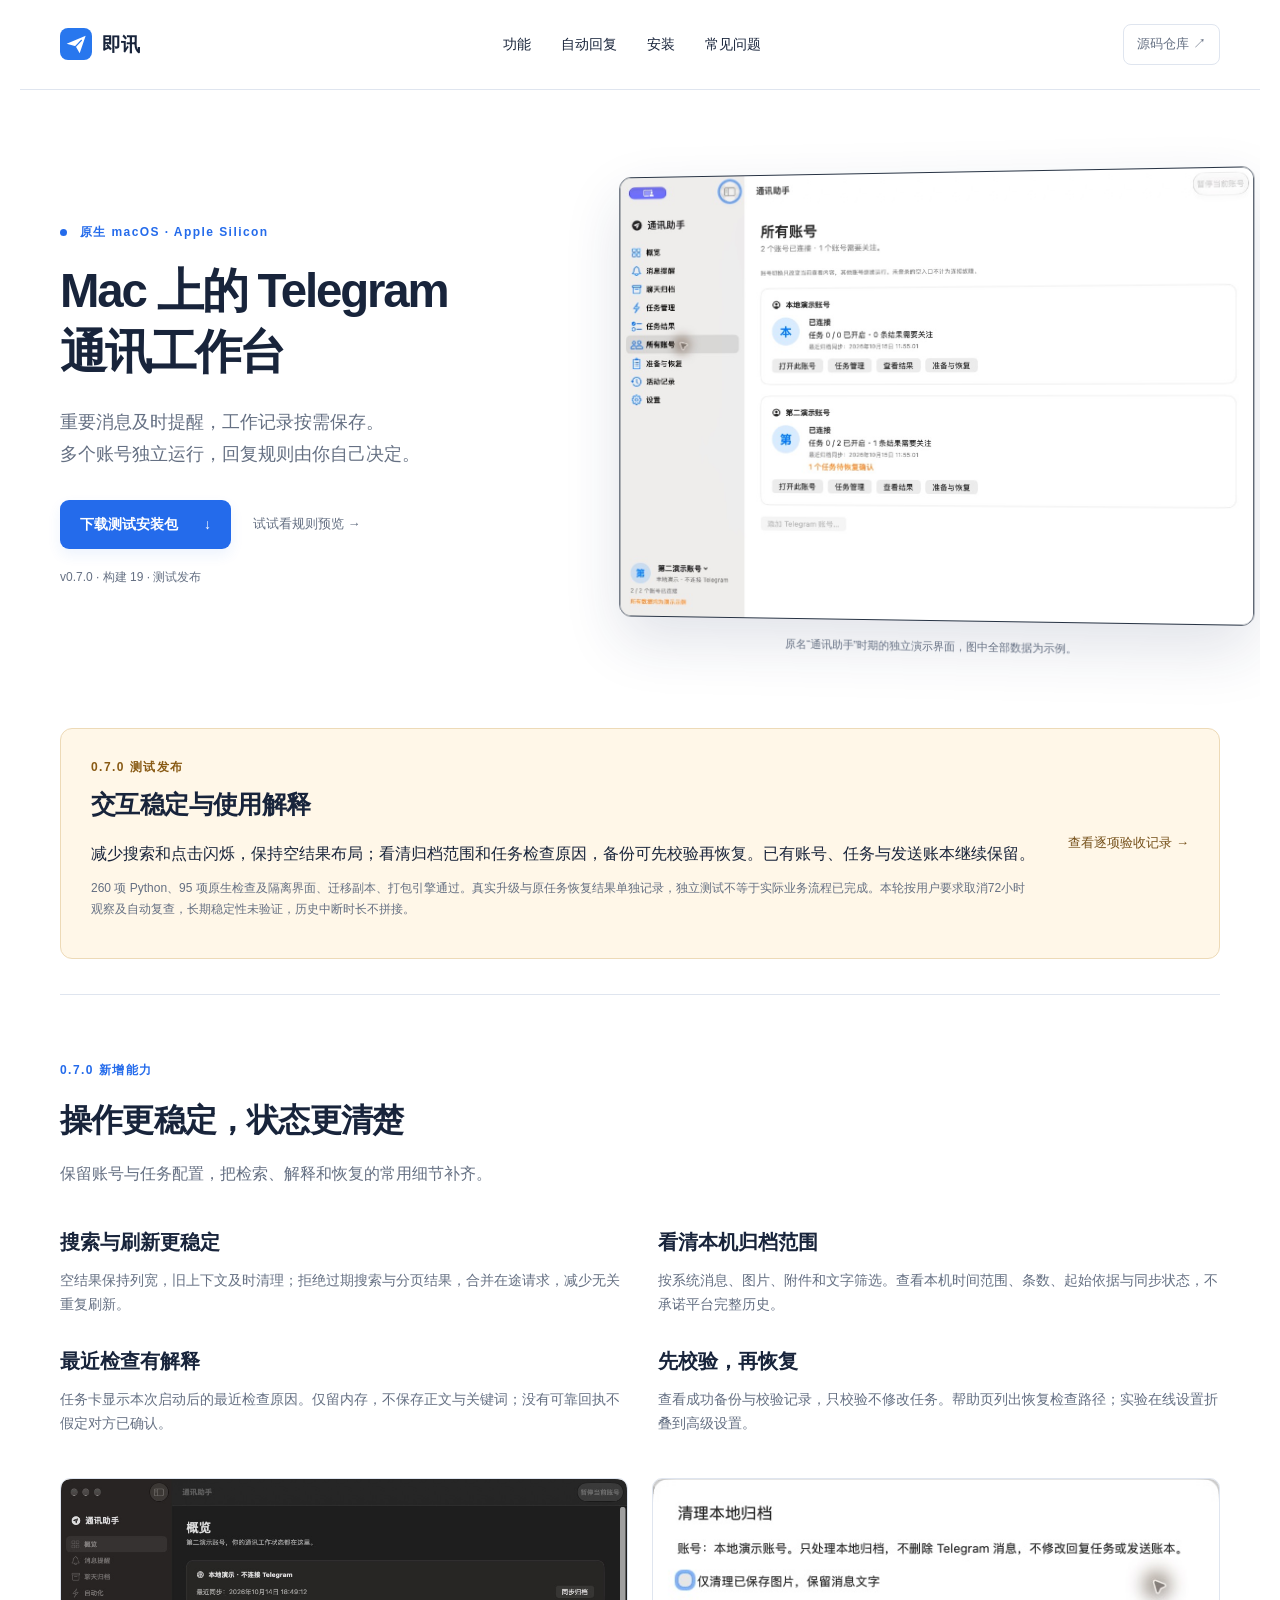
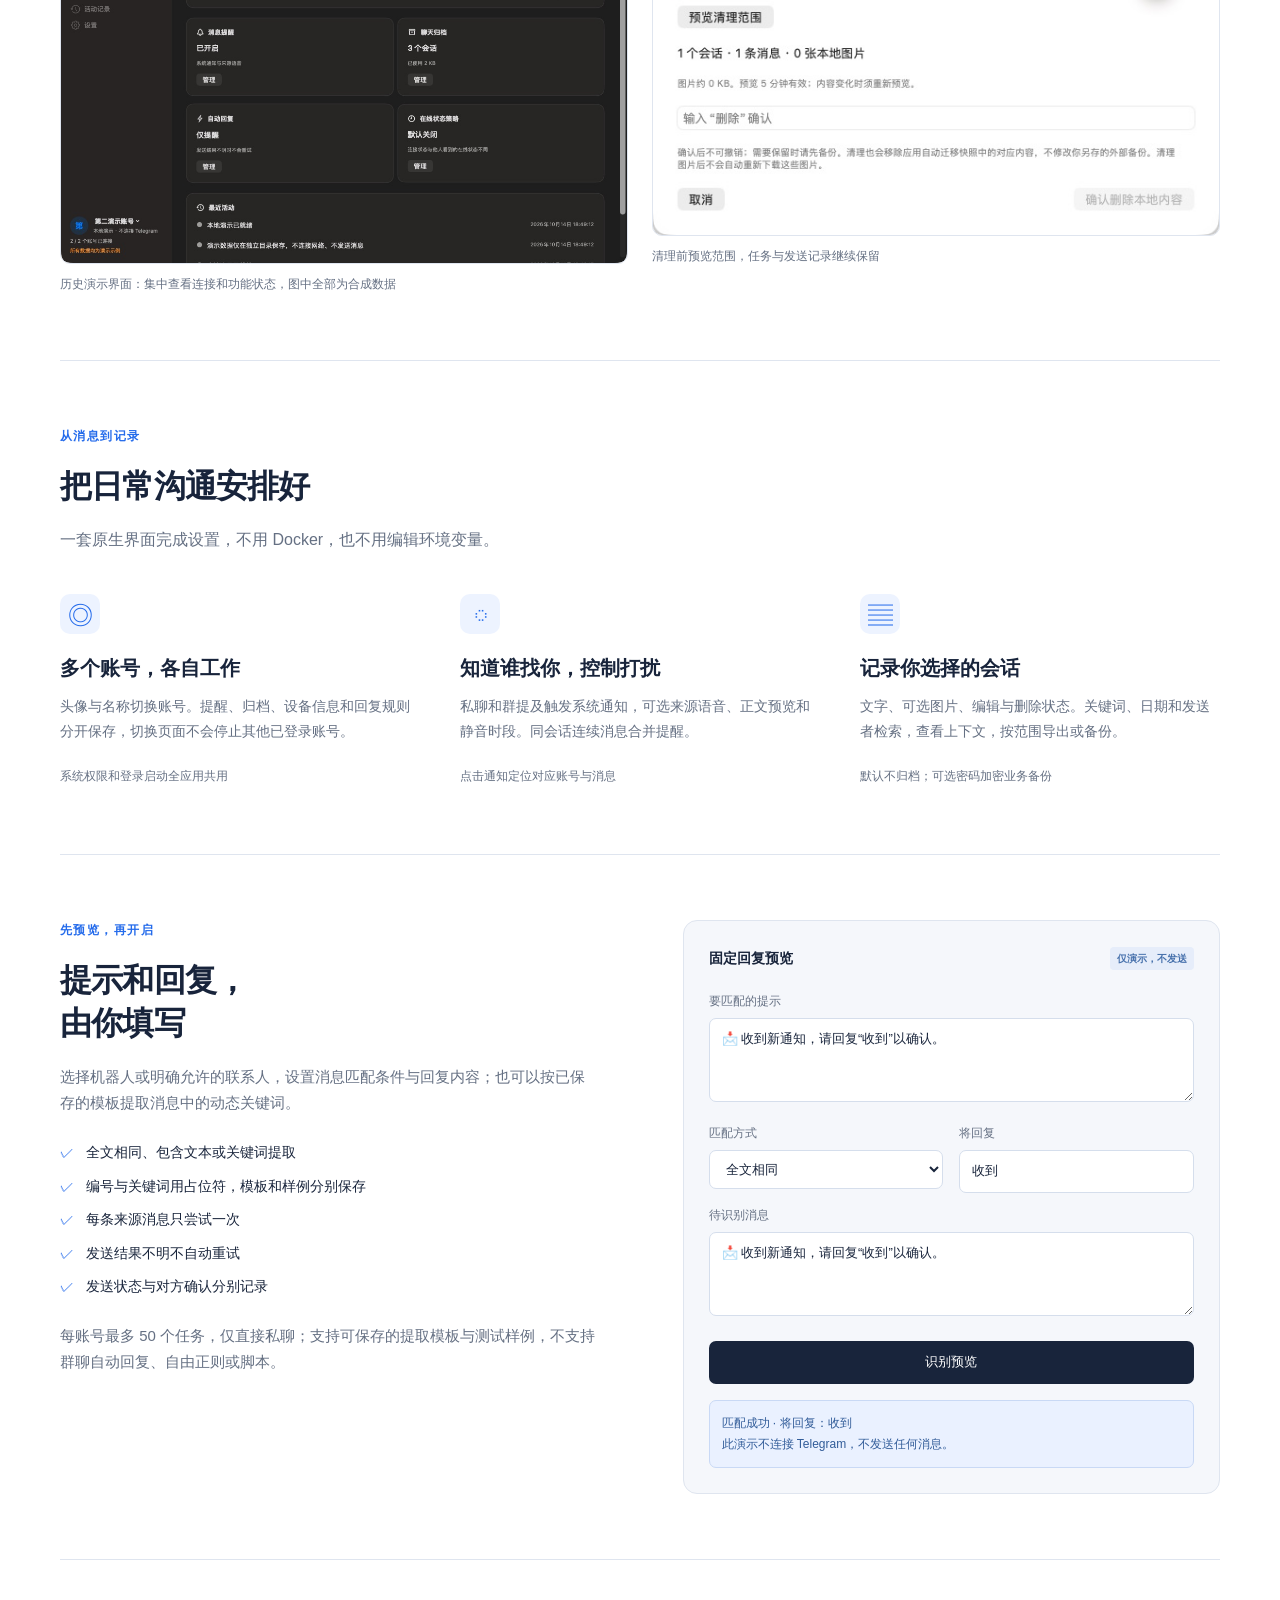
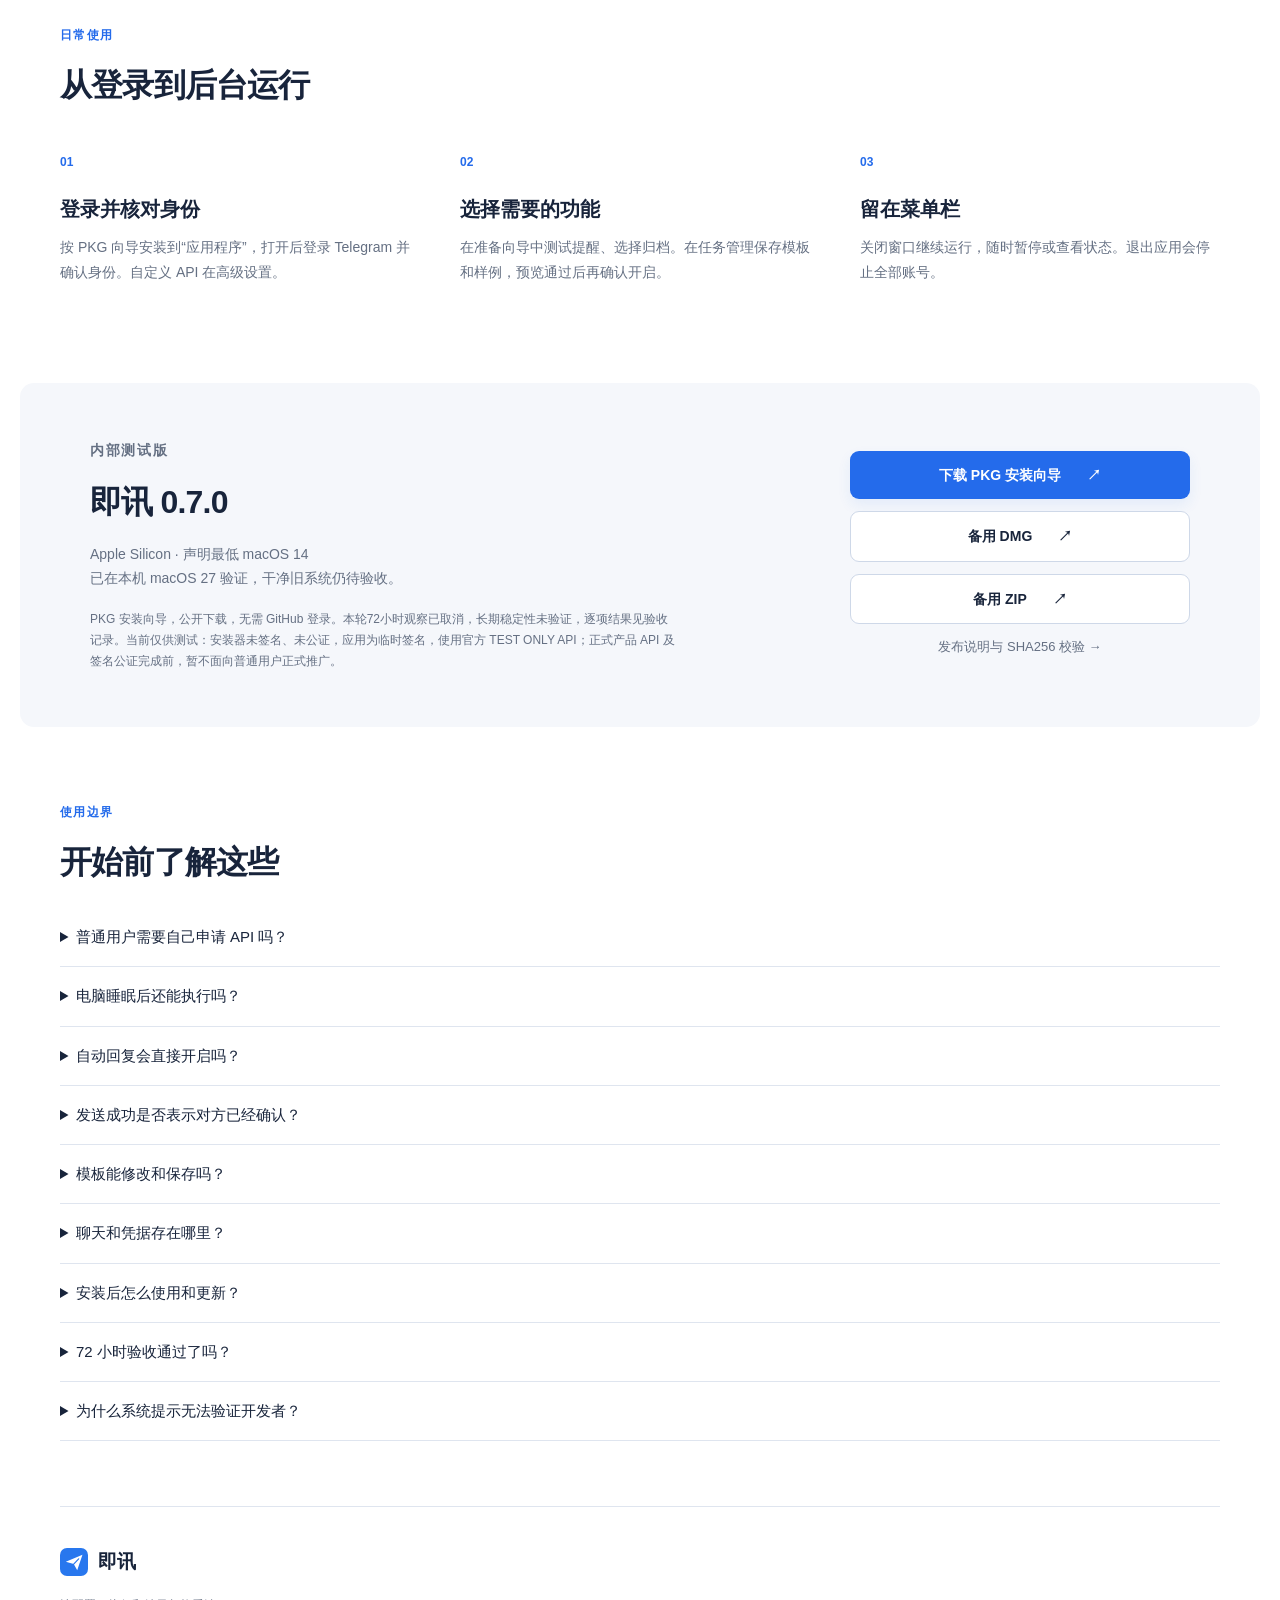
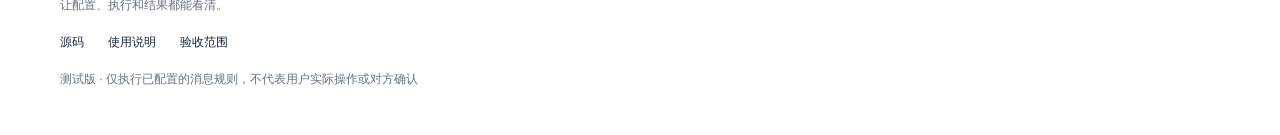
<file: docs/index.html>
<!doctype html>
<html lang="zh-CN">
<head>
<meta name="product-release" content="0.7.0">
  <meta charset="utf-8"><meta name="viewport" content="width=device-width,initial-scale=1">
  <meta name="description" content="即讯是原生 macOS Telegram 通讯工作台，支持多账号、系统提醒、本地归档与用户配置的自动回复。">
  <meta name="color-scheme" content="light"><title>即讯 · macOS Telegram 通讯工作台</title>
  <link rel="icon" href="assets/icon.svg" type="image/svg+xml"><link rel="stylesheet" href="style.css"><script src="site.js" defer></script>
</head>
<body>
<a class="skip" href="#main">跳到正文</a>
<header><a class="brand" href="#main"><img src="assets/icon.svg" width="32" height="32" alt="">即讯</a><nav aria-label="页面导航"><a href="#whats-new">功能</a><a href="#automation">自动回复</a><a href="#download">安装</a><a href="#faq">常见问题</a></nav><a class="repo-link" href="https://github.com/Aronlele/communications-assistant">源码仓库 ↗</a></header>
<main id="main">
<section class="hero">
  <div class="hero-copy"><p class="eyebrow"><span></span> 原生 macOS · Apple Silicon</p><h1>Mac 上的 Telegram<br>通讯工作台</h1><p class="intro">重要消息及时提醒，工作记录按需保存。<br>多个账号独立运行，回复规则由你自己决定。</p><div class="hero-actions"><a class="button" href="#download">下载测试安装包 <span>↓</span></a><a class="text-link" href="#automation">试试看规则预览 →</a></div><p class="meta">v0.7.0 · 构建 19 · 测试发布</p></div>
  <figure class="app-figure"><img src="assets/demo-accounts.png" width="1080" height="760" alt="原通讯助手 0.4.0：两个独立演示账号、任务数量、结果关注与恢复状态"><figcaption>原名“通讯助手”时期的独立演示界面，图中全部数据为示例。</figcaption></figure>
</section>
<section id="release-status" class="release-status" aria-labelledby="release-status-title">
  <div><p class="eyebrow">0.7.0 测试发布</p><h2 id="release-status-title">交互稳定与使用解释</h2><p>减少搜索和点击闪烁，保持空结果布局；看清归档范围和任务检查原因，备份可先校验再恢复。已有账号、任务与发送账本继续保留。</p><p class="feature-note">260 项 Python、95 项原生检查及隔离界面、迁移副本、打包引擎通过。真实升级与原任务恢复结果单独记录，独立测试不等于实际业务流程已完成。本轮按用户要求取消72小时观察及自动复查，长期稳定性未验证，历史中断时长不拼接。</p></div>
  <a class="text-link" href="https://github.com/Aronlele/communications-assistant/blob/main/design/acceptance.md">查看逐项验收记录 →</a>
</section>
<section id="whats-new" class="section">
  <div class="section-heading"><p class="eyebrow">0.7.0 新增能力</p><h2>操作更稳定，状态更清楚</h2><p>保留账号与任务配置，把检索、解释和恢复的常用细节补齐。</p></div>
  <div class="release-grid">
    <article><h3>搜索与刷新更稳定</h3><p>空结果保持列宽，旧上下文及时清理；拒绝过期搜索与分页结果，合并在途请求，减少无关重复刷新。</p></article>
    <article><h3>看清本机归档范围</h3><p>按系统消息、图片、附件和文字筛选。查看本机时间范围、条数、起始依据与同步状态，不承诺平台完整历史。</p></article>
    <article><h3>最近检查有解释</h3><p>任务卡显示本次启动后的最近检查原因。仅留内存，不保存正文与关键词；没有可靠回执不假定对方已确认。</p></article>
    <article><h3>先校验，再恢复</h3><p>查看成功备份与校验记录，只校验不修改任务。帮助页列出恢复检查路径；实验在线设置折叠到高级设置。</p></article>
  </div>
  <div class="screenshots"><figure><a href="assets/demo-overview.jpg"><img src="assets/demo-overview.jpg" width="1120" height="760" loading="lazy" alt="历史版本独立演示：连接、提醒、归档与规则状态概览"></a><figcaption>历史演示界面：集中查看连接和功能状态，图中全部为合成数据</figcaption></figure><figure><a href="assets/demo-cleanup-050.png"><img src="assets/demo-cleanup-050.png" width="600" height="377" loading="lazy" alt="独立演示：本地归档清理预览及删除确认"></a><figcaption>清理前预览范围，任务与发送记录继续保留</figcaption></figure></div>
</section>
<section id="features" class="features section">
  <div class="section-heading"><p class="eyebrow">从消息到记录</p><h2>把日常沟通安排好</h2><p>一套原生界面完成设置，不用 Docker，也不用编辑环境变量。</p></div>
  <div class="feature-grid">
    <article><span class="feature-icon" aria-hidden="true">◎</span><h3>多个账号，各自工作</h3><p>头像与名称切换账号。提醒、归档、设备信息和回复规则分开保存，切换页面不会停止其他已登录账号。</p><span class="feature-note">系统权限和登录启动全应用共用</span></article>
    <article><span class="feature-icon" aria-hidden="true">◌</span><h3>知道谁找你，控制打扰</h3><p>私聊和群提及触发系统通知，可选来源语音、正文预览和静音时段。同会话连续消息合并提醒。</p><span class="feature-note">点击通知定位对应账号与消息</span></article>
    <article><span class="feature-icon" aria-hidden="true">▤</span><h3>记录你选择的会话</h3><p>文字、可选图片、编辑与删除状态。关键词、日期和发送者检索，查看上下文，按范围导出或备份。</p><span class="feature-note">默认不归档；可选密码加密业务备份</span></article>
  </div>
</section>
<section id="automation" class="automation section">
  <div class="automation-copy"><p class="eyebrow">先预览，再开启</p><h2>提示和回复，<br>由你填写</h2><p>选择机器人或明确允许的联系人，设置消息匹配条件与回复内容；也可以按已保存的模板提取消息中的动态关键词。</p><ul><li>全文相同、包含文本或关键词提取</li><li>编号与关键词用占位符，模板和样例分别保存</li><li>每条来源消息只尝试一次</li><li>发送结果不明不自动重试</li><li>发送状态与对方确认分别记录</li></ul><p class="feature-note">每账号最多 50 个任务，仅直接私聊；支持可保存的提取模板与测试样例，不支持群聊自动回复、自由正则或脚本。</p></div>
  <div class="rule-demo"><div class="demo-heading"><span>固定回复预览</span><span class="demo-badge">仅演示，不发送</span></div><label for="match">要匹配的提示</label><textarea id="match" rows="3" maxlength="2000">📩 收到新通知，请回复“收到”以确认。</textarea><div class="demo-row"><div><label for="mode">匹配方式</label><select id="mode"><option value="exact">全文相同</option><option value="contains">包含指定文本</option></select></div><div><label for="reply">将回复</label><input id="reply" value="收到" maxlength="100"></div></div><label for="sample">待识别消息</label><textarea id="sample" rows="3" maxlength="2000">📩 收到新通知，请回复“收到”以确认。</textarea><button id="preview" type="button">识别预览</button><div id="result" class="demo-result" role="status" aria-live="polite">匹配成功 · 将回复：收到<br>此演示不连接 Telegram，不发送任何消息。</div></div>
</section>
<section class="workflow section"><div class="section-heading"><p class="eyebrow">日常使用</p><h2>从登录到后台运行</h2></div><ol><li><span>01</span><h3>登录并核对身份</h3><p>按 PKG 向导安装到“应用程序”，打开后登录 Telegram 并确认身份。自定义 API 在高级设置。</p></li><li><span>02</span><h3>选择需要的功能</h3><p>在准备向导中测试提醒、选择归档。在任务管理保存模板和样例，预览通过后再确认开启。</p></li><li><span>03</span><h3>留在菜单栏</h3><p>关闭窗口继续运行，随时暂停或查看状态。退出应用会停止全部账号。</p></li></ol></section>
<section id="download" class="download section"><div><p class="eyebrow">内部测试版</p><h2>即讯 0.7.0</h2><p>Apple Silicon · 声明最低 macOS 14<br>已在本机 macOS 27 验证，干净旧系统仍待验收。</p><p class="download-note">PKG 安装向导，公开下载，无需 GitHub 登录。本轮72小时观察已取消，长期稳定性未验证，逐项结果见验收记录。当前仅供测试：安装器未签名、未公证，应用为临时签名，使用官方 TEST ONLY API；正式产品 API 及签名公证完成前，暂不面向普通用户正式推广。</p></div><div class="download-actions"><a class="button" href="https://github.com/Aronlele/communications-assistant/releases/download/v0.7.0/CommunicationsAssistant-0.7.0-macOS-arm64.pkg">下载 PKG 安装向导 <span>↗</span></a><a class="button secondary" href="https://github.com/Aronlele/communications-assistant/releases/download/v0.7.0/CommunicationsAssistant-0.7.0-macOS-arm64.dmg">备用 DMG <span>↗</span></a><a class="button secondary" href="https://github.com/Aronlele/communications-assistant/releases/download/v0.7.0/CommunicationsAssistant-0.7.0-macOS-arm64.zip">备用 ZIP <span>↗</span></a><a class="text-link" href="https://github.com/Aronlele/communications-assistant/releases/tag/v0.7.0">发布说明与 SHA256 校验 →</a></div></section>
<section id="faq" class="faq section"><div class="section-heading"><p class="eyebrow">使用边界</p><h2>开始前了解这些</h2></div><details><summary>普通用户需要自己申请 API 吗？</summary><p>有内置配置的安装包只需登录 Telegram；自定义 API 放在高级设置。当前内部包使用官方测试配置，正式产品 API 待完成。</p></details><details><summary>电脑睡眠后还能执行吗？</summary><p>睡眠、合盖、退出应用或网络不可用时不能实时处理。可选防闲置睡眠不能覆盖主动睡眠或合盖，恢复后按时限规则处理新提示，不补发重启前旧消息。</p></details><details><summary>自动回复会直接开启吗？</summary><p>不会。新对象或规则先保存为仅提醒，预览并确认后才启用。重启或身份恢复后，逐账号确认，再在准备与恢复向导中选择恢复原先开启的任务。固定回复默认本地有效期 5 分钟，可自定义。</p></details><details><summary>发送成功是否表示对方已经确认？</summary><p>发送动作与对方确认是两种状态。编号模式仅按已有支持的格式匹配同编号回执；固定回复没有通用回执解析，需要在原会话核对后续结果，不能仅凭发送成功判断流程已完成。</p></details><details><summary>模板能修改和保存吗？</summary><p>可以。在任务管理新建或编辑任务，匹配模板和测试样例分别保存。动态回复选择“从提示提取关键词”，可从样例生成含编号、分钟数和关键词占位符的提取模板；关键词可随每条消息变化。修改执行条件只暂停该任务，其他任务保持运行。</p></details><details><summary>聊天和凭据存在哪里？</summary><p>资料保存在本机，按账号隔离，不上传到产品云端。Telegram 连接仍访问其服务。业务备份不含登录会话、API 或代理密码，可选密码加密；本地数据库和登录会话本身未额外加密。升级回退副本包含登录会话，仅留本机，不能分享。源码仓库不包含真实消息和凭据。</p></details><details><summary>安装后怎么使用和更新？</summary><p>推荐双击 PKG，按“继续 → 安装”完成安装，再从“应用程序”打开即讯（原通讯助手）。为兼容旧安装，磁盘路径仍为 /Applications/通讯助手.app，资料目录和应用标识不变。系统可能要求管理员验证。升级前退出应用，安装器只替换应用，保留账号和资料；之后在准备与恢复向导中核对账号和原先开启的任务，再选择恢复。DMG/ZIP 为备用。设置中可检查官方更新，核对校验与备份后由系统安装器升级；不会自动静默替换应用。Intel、正式签名及公证尚未完成。</p></details><details><summary>72 小时验收通过了吗？</summary><p>未通过。本轮按用户要求停止采样并取消自动复查，不再启动新版观察。历史未满时长不拼接，取消不等于稳定性通过；逐项功能验收见记录。</p></details><details><summary>为什么系统提示无法验证开发者？</summary><p>目前安装器尚未完成 Developer ID 签名与 Apple 公证，不能保证联网下载后顺畅安装。请核对 Release 来源与 SHA256，参考 <a href="https://support.apple.com/zh-cn/102445">Apple 官方说明</a>；无需关闭系统安全保护。当前 PKG 已验证安装结构和向导，干净 Mac 的完整安装仍待验收。</p></details></section>
</main>
<footer><div class="brand"><img src="assets/icon.svg" width="28" height="28" alt="">即讯</div><p>让配置、执行和结果都能看清。</p><div><a href="https://github.com/Aronlele/communications-assistant">源码</a><a href="https://github.com/Aronlele/communications-assistant/blob/main/macos/README.md">使用说明</a><a href="https://github.com/Aronlele/communications-assistant/blob/main/design/acceptance.md">验收范围</a></div><small>测试版 · 仅执行已配置的消息规则，不代表用户实际操作或对方确认</small></footer>
</body></html>
</file>
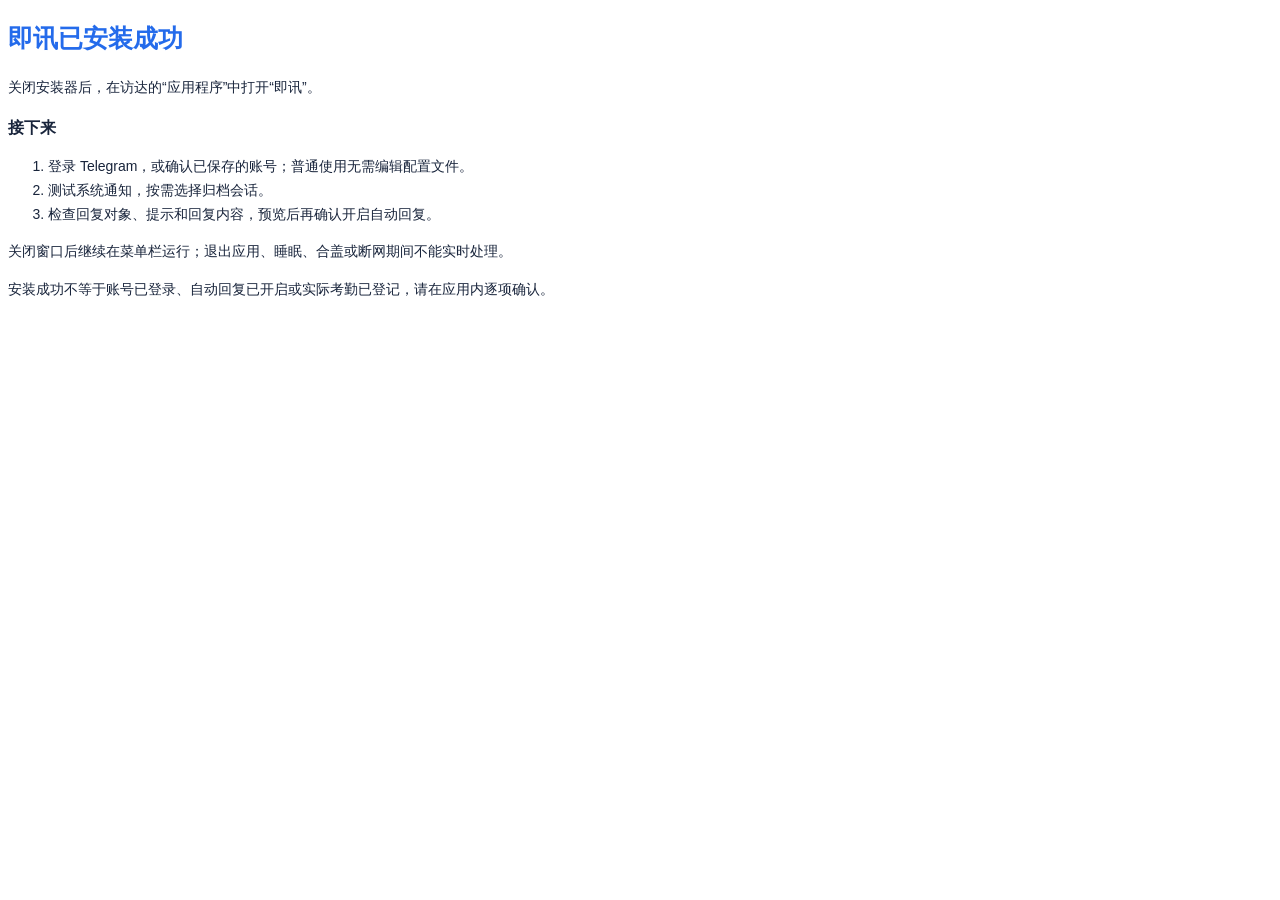
<file: macos/packaging/installer/conclusion.html>
<!doctype html>
<html lang="zh-CN"><head><meta charset="utf-8"><style>
body{font-family:-apple-system,sans-serif;font-size:14px;color:#18243b;line-height:1.7}h1{font-size:25px;color:#246beb}h2{font-size:16px}
</style></head><body>
<h1>即讯已安装成功</h1>
<p>关闭安装器后，在访达的“应用程序”中打开“即讯”。</p>
<h2>接下来</h2>
<ol><li>登录 Telegram，或确认已保存的账号；普通使用无需编辑配置文件。</li><li>测试系统通知，按需选择归档会话。</li><li>检查回复对象、提示和回复内容，预览后再确认开启自动回复。</li></ol>
<p>关闭窗口后继续在菜单栏运行；退出应用、睡眠、合盖或断网期间不能实时处理。</p>
<p>安装成功不等于账号已登录、自动回复已开启或实际考勤已登记，请在应用内逐项确认。</p>
</body></html>
</file>
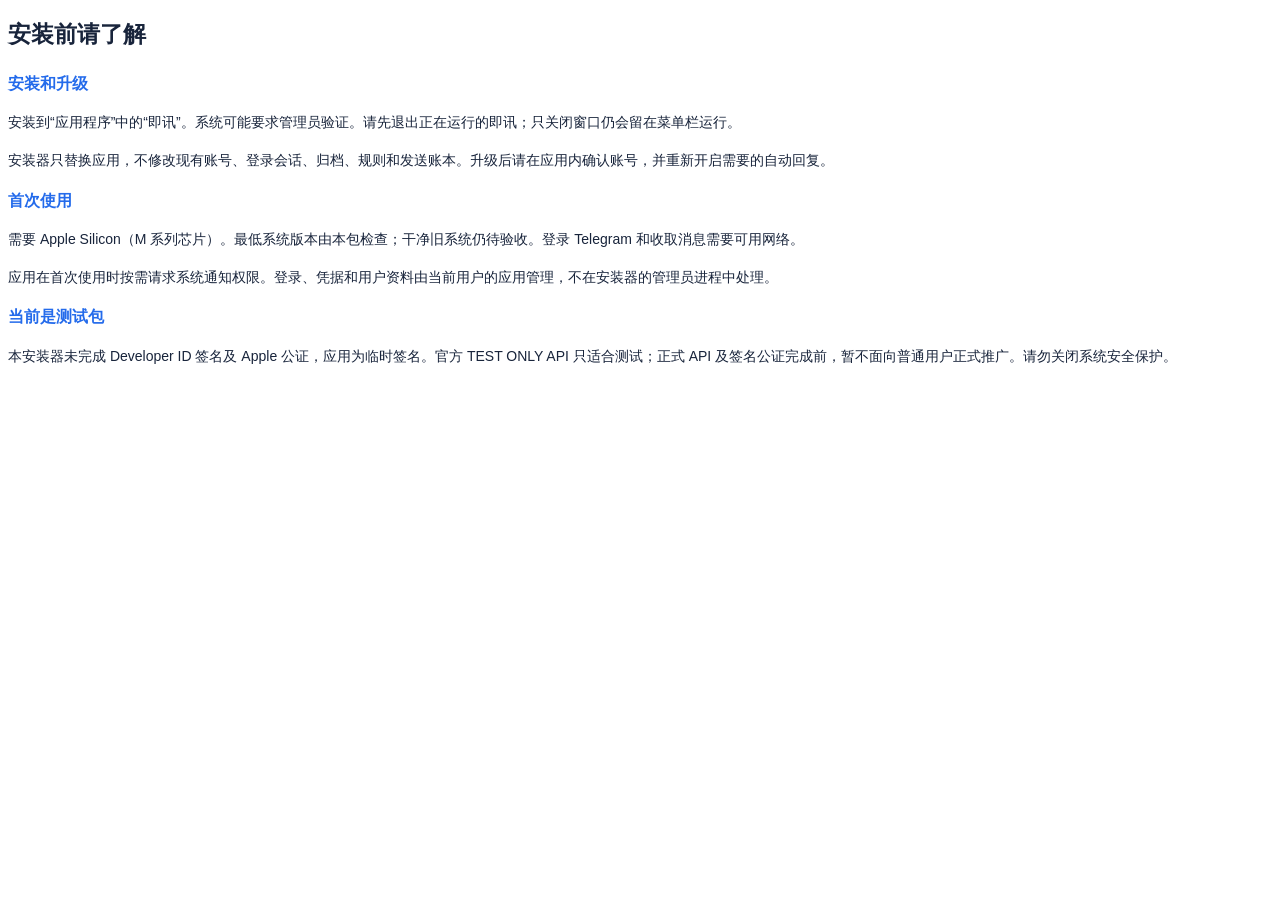
<file: macos/packaging/installer/readme.html>
<!doctype html>
<html lang="zh-CN"><head><meta charset="utf-8"><style>
body{font-family:-apple-system,sans-serif;font-size:14px;color:#18243b;line-height:1.7}h1{font-size:23px}h2{font-size:16px;color:#246beb}
</style></head><body>
<h1>安装前请了解</h1>
<h2>安装和升级</h2>
<p>安装到“应用程序”中的“即讯”。系统可能要求管理员验证。请先退出正在运行的即讯；只关闭窗口仍会留在菜单栏运行。</p>
<p>安装器只替换应用，不修改现有账号、登录会话、归档、规则和发送账本。升级后请在应用内确认账号，并重新开启需要的自动回复。</p>
<h2>首次使用</h2>
<p>需要 Apple Silicon（M 系列芯片）。最低系统版本由本包检查；干净旧系统仍待验收。登录 Telegram 和收取消息需要可用网络。</p>
<p>应用在首次使用时按需请求系统通知权限。登录、凭据和用户资料由当前用户的应用管理，不在安装器的管理员进程中处理。</p>
<h2>当前是测试包</h2>
<p>本安装器未完成 Developer ID 签名及 Apple 公证，应用为临时签名。官方 TEST ONLY API 只适合测试；正式 API 及签名公证完成前，暂不面向普通用户正式推广。请勿关闭系统安全保护。</p>
</body></html>
</file>
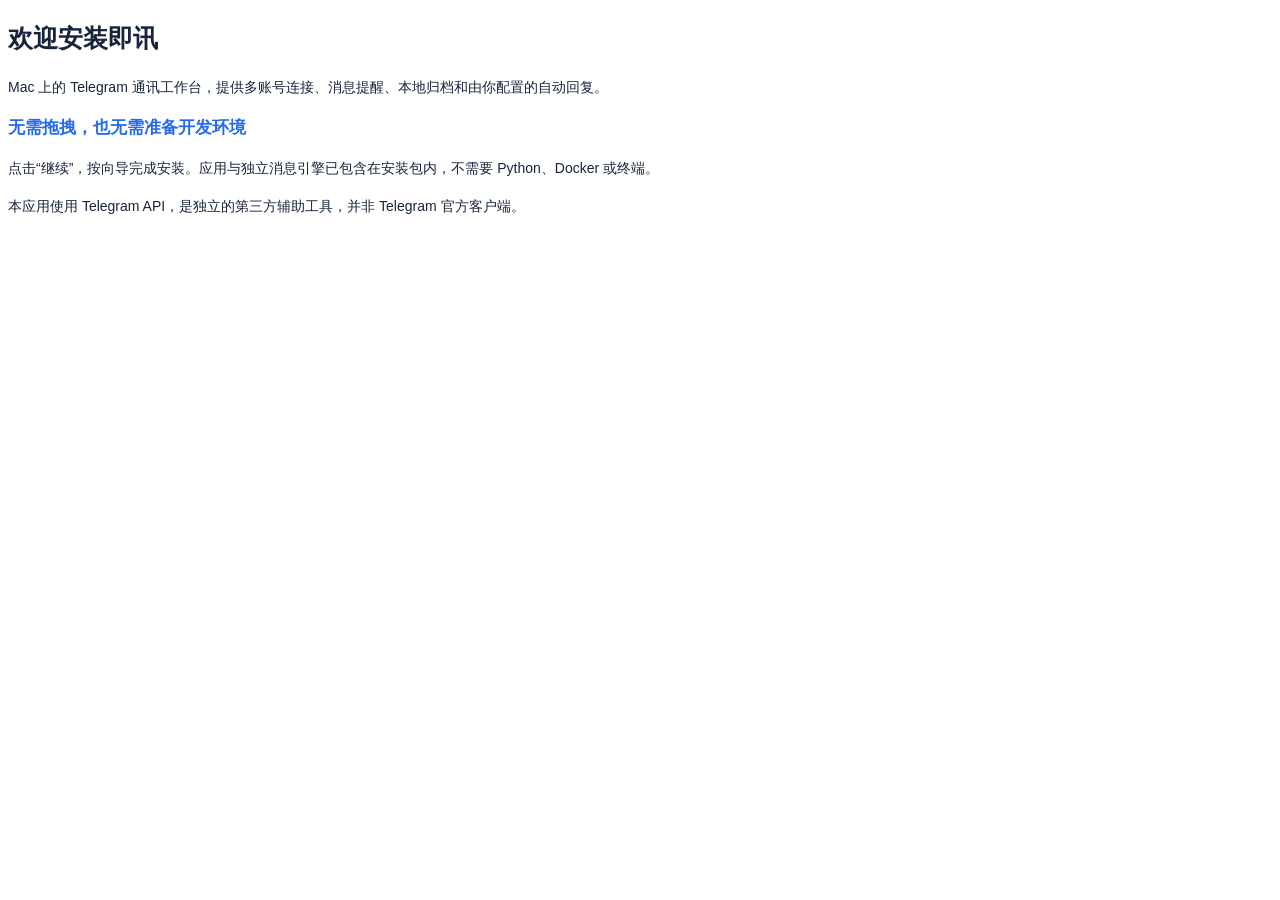
<file: macos/packaging/installer/welcome.html>
<!doctype html>
<html lang="zh-CN"><head><meta charset="utf-8"><style>
body{font-family:-apple-system,sans-serif;font-size:14px;color:#18243b;line-height:1.7}h1{font-size:25px}h2{font-size:17px;color:#246beb}
</style></head><body>
<h1>欢迎安装即讯</h1>
<p>Mac 上的 Telegram 通讯工作台，提供多账号连接、消息提醒、本地归档和由你配置的自动回复。</p>
<h2>无需拖拽，也无需准备开发环境</h2>
<p>点击“继续”，按向导完成安装。应用与独立消息引擎已包含在安装包内，不需要 Python、Docker 或终端。</p>
<p>本应用使用 Telegram API，是独立的第三方辅助工具，并非 Telegram 官方客户端。</p>
</body></html>
</file>
<file: docs/style.css>
:root{--ink:#18243b;--muted:#657083;--blue:#246beb;--line:#dfe5ef;--paper:#f5f7fb}*{box-sizing:border-box}html{scroll-behavior:smooth;scroll-padding-top:90px}body{margin:0;color:var(--ink);font:16px/1.75 -apple-system,BlinkMacSystemFont,"PingFang SC","Segoe UI",sans-serif;background:#fff}a{color:inherit;text-decoration:none}button,input,textarea,select{font:inherit}a:focus-visible,button:focus-visible,input:focus-visible,textarea:focus-visible,select:focus-visible,summary:focus-visible{outline:3px solid #8cb4ff;outline-offset:4px}.skip{position:absolute;left:16px;top:-100px;background:#fff;padding:10px;z-index:10}.skip:focus{top:12px}header{display:flex;align-items:center;justify-content:space-between;gap:24px;max-width:1240px;margin:auto;padding:24px 40px;border-bottom:1px solid var(--line)}.brand{display:flex;align-items:center;gap:10px;font-weight:700;font-size:19px}nav{display:flex;gap:30px;font-size:14px}nav a:hover,.text-link:hover{color:var(--blue)}.repo-link{font-size:13px;color:var(--muted);padding:8px 13px;border:1px solid var(--line);border-radius:8px}main{max-width:1240px;margin:auto}.hero{display:grid;grid-template-columns:.92fr 1.08fr;gap:32px;align-items:center;padding:82px 40px 72px;overflow:hidden}.eyebrow{font-size:12px;font-weight:700;letter-spacing:.12em;color:var(--blue);margin:0 0 18px}.eyebrow span{display:inline-block;width:7px;height:7px;background:var(--blue);border-radius:50%;margin-right:8px}h1{font-size:clamp(34px,3.7vw,49px);line-height:1.28;letter-spacing:-.045em;margin:0 0 25px}h2{font-size:32px;line-height:1.35;letter-spacing:-.025em;margin:0 0 18px}h3{font-size:20px;line-height:1.4;margin:20px 0 12px}p{margin:0 0 18px}.intro{color:var(--muted);font-size:18px}.hero-actions{display:flex;align-items:center;gap:22px;margin:30px 0 18px}.button{display:inline-flex;justify-content:center;align-items:center;gap:26px;border-radius:9px;padding:12px 20px;background:var(--blue);color:white;font-size:14px;font-weight:600;box-shadow:0 6px 14px #246beb15}.button:hover{background:#165ace}.text-link{font-size:13px;color:var(--muted)}.meta{font-size:12px;color:var(--muted)}figure{margin:0}.app-figure{transform:perspective(1200px) rotateY(-5deg);margin-right:-28px}.app-figure img{display:block;width:100%;height:auto;border-radius:12px;box-shadow:0 24px 60px #1e305922;border:1px solid #263243}.app-figure figcaption{text-align:center;font-size:11px;color:var(--muted);margin-top:16px}.section{margin:0 40px;padding:65px 0;border-top:1px solid var(--line)}.section-heading{max-width:630px;margin-bottom:40px}.section-heading p:not(.eyebrow){color:var(--muted)}.feature-grid{display:grid;grid-template-columns:repeat(3,1fr);gap:40px}.feature-grid article p{font-size:14px;color:var(--muted)}.feature-icon{display:inline-grid;place-items:center;width:40px;height:40px;border-radius:10px;color:var(--blue);background:#edf3ff;font-size:25px}.feature-note{font-size:12px;color:var(--muted)}.automation{display:grid;grid-template-columns:1fr 1fr;gap:85px;align-items:start}.automation-copy>p:not(.eyebrow){color:var(--muted);font-size:15px}.automation-copy ul{list-style:none;padding:0;margin:24px 0}.automation-copy li{font-size:14px;margin:9px 0}.automation-copy li:before{content:"✓";color:var(--blue);margin-right:12px}.rule-demo{padding:25px;background:var(--paper);border:1px solid var(--line);border-radius:14px}.demo-heading{display:flex;align-items:center;justify-content:space-between;font-size:14px;font-weight:600;margin-bottom:20px;gap:10px}.demo-badge{font-size:10px;background:#e6edfa;color:#4771ac;padding:3px 7px;border-radius:4px}.rule-demo label{display:block;font-size:12px;color:var(--muted);margin:12px 0 6px}.rule-demo input,.rule-demo textarea,.rule-demo select{width:100%;padding:10px 12px;border:1px solid #d5deec;border-radius:7px;background:white;color:var(--ink);font-size:13px;line-height:1.6}.rule-demo textarea{resize:vertical;min-height:78px}.demo-row{display:grid;grid-template-columns:1fr 1fr;gap:16px}.rule-demo button{cursor:pointer;width:100%;border:0;border-radius:7px;padding:10px;margin:16px 0;background:var(--ink);color:white;font-size:13px}.demo-result{padding:12px;border-radius:7px;border:1px solid #c9d9f5;background:#eaf1ff;color:#315c99;font-size:12px}.demo-result.miss{background:#fff6e6;color:#86591b;border-color:#ebd9b7}.workflow ol{list-style:none;display:grid;grid-template-columns:repeat(3,1fr);gap:40px;padding:0}.workflow li>span{font-size:12px;color:var(--blue);font-weight:700}.workflow li p{font-size:14px;color:var(--muted)}.download{display:grid;grid-template-columns:1.4fr .7fr;gap:80px;align-items:center;background:var(--paper);margin:0;border:0;padding:55px 70px;border-radius:14px}.download p{color:var(--muted);font-size:14px}.download .download-note{font-size:12px;max-width:590px;margin-bottom:0}.download-actions{display:flex;flex-direction:column;gap:12px}.secondary{background:white;color:var(--ink);border:1px solid #ced8e8;box-shadow:none}.secondary:hover{background:#eaf0fa}.download-actions>.text-link{text-align:center}.faq{border:0;padding-top:75px}.faq .section-heading{margin-bottom:24px}.faq details{border-bottom:1px solid var(--line);padding:16px 0}.faq summary{font-size:15px;font-weight:500;cursor:pointer}.faq details p{font-size:14px;color:var(--muted);margin:14px 24px 0 0;max-width:880px}footer{display:grid;gap:16px;max-width:1160px;margin:0 auto;padding:38px 0 45px;border-top:1px solid var(--line)}footer p,footer small{color:var(--muted);font-size:12px;margin:0}footer>div:last-of-type{display:flex;gap:24px;font-size:12px}footer a:hover{color:var(--blue)}@media(max-width:900px){header{padding:20px 25px;gap:12px}nav{gap:15px}.repo-link{display:none}.hero{grid-template-columns:1fr;padding:50px 25px;gap:35px}.app-figure{transform:none;margin-right:0;max-width:720px}.section{margin:0 25px;padding:44px 0}.feature-grid{gap:22px}.automation{gap:35px}.download{margin:0 25px;padding:35px;gap:30px}footer{margin:0 25px}}@media(max-width:600px){header{padding:18px 20px}.brand{font-size:17px}nav{gap:12px;font-size:12px}nav a:nth-child(2){display:none}.hero{padding:40px 20px}.hero-actions{flex-wrap:wrap;gap:15px}h1{font-size:36px}h2{font-size:27px}.intro{font-size:16px}.section{margin:0 20px}.feature-grid,.automation,.workflow ol,.download{grid-template-columns:1fr}.feature-grid{gap:30px}.feature-grid h3{margin-top:14px}.automation{gap:22px}.workflow ol{gap:20px}.download{margin:0 20px;padding:28px}.rule-demo{padding:20px}footer{margin:0 20px}}@media(prefers-reduced-motion:reduce){html{scroll-behavior:auto}.app-figure{transform:none}}

.release-status{margin:0 40px 35px;padding:28px 30px;background:#fff7e8;border:1px solid #eddab7;border-radius:12px;display:flex;align-items:center;gap:32px}.release-status h2{font-size:25px}.release-status .eyebrow{color:#895b15;margin-bottom:10px}.release-status p{margin-bottom:10px}.release-status>.text-link{flex-shrink:0;color:#76511b}.release-grid{display:grid;grid-template-columns:repeat(2,1fr);gap:12px 35px}.release-grid h3{margin-top:0}.release-grid p{font-size:14px;color:var(--muted)}.screenshots{display:grid;grid-template-columns:repeat(2,1fr);gap:24px;margin-top:24px}.screenshots img{display:block;width:100%;height:auto;border:1px solid var(--line);border-radius:10px}.screenshots figcaption{font-size:12px;color:var(--muted);margin-top:10px}@media(max-width:900px){.release-status{margin:0 25px 30px;align-items:flex-start;flex-direction:column;gap:8px}}@media(max-width:600px){.release-status{margin:0 20px 25px;padding:22px}.release-grid,.screenshots{grid-template-columns:1fr}}
</file>
